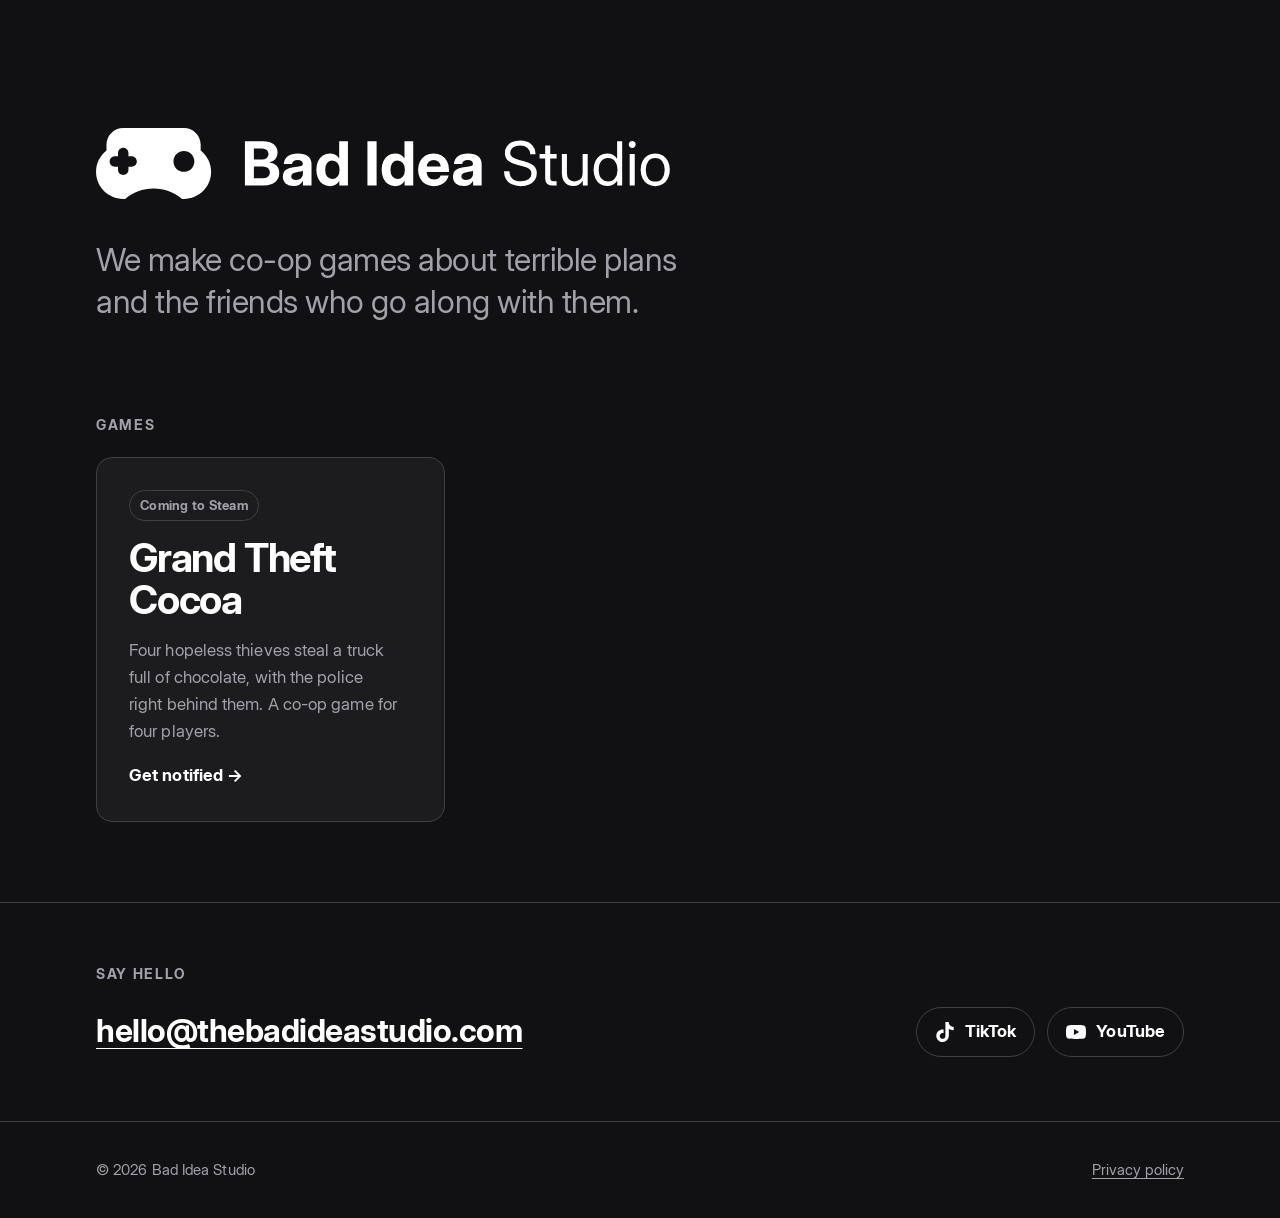
<file: index.html>
<!doctype html>
<html lang="en">
<head>
  <meta charset="utf-8">
  <meta name="viewport" content="width=device-width, initial-scale=1">
  <meta http-equiv="Content-Security-Policy" content="default-src 'none'; style-src 'self'; font-src 'self'; img-src 'self'; form-action 'none'; base-uri 'none'">
  <title>Bad Idea Studio</title>
  <meta name="description" content="Bad Idea Studio makes co-op games about terrible plans and the friends who go along with them. Now making Grand Theft Cocoa.">
  <link rel="canonical" href="https://thebadideastudio.com/">
  <meta name="theme-color" content="#111113">
  <meta name="color-scheme" content="dark">
  <link rel="icon" href="/favicon.ico" sizes="32x32">
  <link rel="icon" href="/favicon.svg" type="image/svg+xml">
  <link rel="apple-touch-icon" href="/apple-touch-icon.png">
  <link rel="preload" href="/assets/fonts/InterDisplay-Bold.woff2" as="font" type="font/woff2" crossorigin>
  <link rel="preload" href="/assets/fonts/InterDisplay-Regular.woff2" as="font" type="font/woff2" crossorigin>
  <link rel="stylesheet" href="/assets/css/site.css">
  <meta property="og:type" content="website">
  <meta property="og:site_name" content="Bad Idea Studio">
  <meta property="og:url" content="https://thebadideastudio.com/">
  <meta property="og:title" content="Bad Idea Studio">
  <meta property="og:description" content="Co-op games about terrible plans and the friends who go along with them. Now making Grand Theft Cocoa.">
  <meta property="og:image" content="https://thebadideastudio.com/assets/social/og-studio.png">
  <meta property="og:image:width" content="1200">
  <meta property="og:image:height" content="630">
  <meta property="og:image:alt" content="Bad Idea Studio logo">
  <meta name="twitter:card" content="summary_large_image">
</head>
<body>
  <a class="skip-link" href="#content">Skip to content</a>

  <main id="content">
    <section class="studio-intro page-width">
      <h1>
        <img class="studio-intro__logo" src="/assets/brand/logo-white.svg" width="340" height="42" alt="Bad Idea Studio">
      </h1>
      <p class="studio-intro__tagline">We make co-op games about terrible plans and the friends who go along with them.</p>
    </section>

    <section class="games page-width" aria-labelledby="games-title">
      <h2 class="section-title" id="games-title">Games</h2>
      <ul class="game-grid">
        <li>
          <article class="game-tile">
            <p class="game-tile__status">Coming to Steam</p>
            <h3 class="game-tile__title">
              <a class="game-tile__link" href="/grand-theft-cocoa/">Grand Theft Cocoa</a>
            </h3>
            <p class="game-tile__summary">Four hopeless thieves steal a truck full of chocolate, with the police right behind them. A co-op game for four players.</p>
            <p class="game-tile__action" aria-hidden="true">Get notified <span>&rarr;</span></p>
          </article>
        </li>
      </ul>
    </section>

    <section class="contact" aria-labelledby="contact-title">
      <div class="contact__layout page-width">
        <div>
          <h2 class="section-title" id="contact-title">Say hello</h2>
          <a class="contact__email" href="mailto:hello@thebadideastudio.com">hello@thebadideastudio.com</a>
        </div>
        <ul class="social-links" aria-label="Bad Idea Studio on social media">
          <li>
            <a href="https://www.tiktok.com/@thebadideastudio" rel="me">
              <svg viewBox="0 0 24 24" aria-hidden="true" focusable="false"><path d="M12.525.02c1.31-.02 2.61-.01 3.91-.02.08 1.53.63 3.09 1.75 4.17 1.12 1.11 2.7 1.62 4.24 1.79v4.03c-1.44-.05-2.89-.35-4.2-.97-.57-.26-1.1-.59-1.62-.93-.01 2.92.01 5.84-.02 8.75-.08 1.4-.54 2.79-1.35 3.94-1.31 1.92-3.58 3.17-5.91 3.21-1.43.08-2.86-.31-4.08-1.03-2.02-1.19-3.44-3.37-3.65-5.71-.02-.5-.03-1-.01-1.49.18-1.9 1.12-3.72 2.58-4.96 1.66-1.44 3.98-2.13 6.15-1.72.02 1.48-.04 2.96-.04 4.44-.99-.32-2.15-.23-3.02.37-.63.41-1.11 1.04-1.36 1.75-.21.51-.15 1.07-.14 1.61.24 1.64 1.82 3.02 3.5 2.87 1.12-.01 2.19-.66 2.77-1.61.19-.33.4-.67.41-1.06.1-1.79.06-3.57.07-5.36.01-4.03-.01-8.05.02-12.07z"/></svg>
              TikTok
            </a>
          </li>
          <li>
            <a href="https://www.youtube.com/@thebadideastudio" rel="me">
              <svg viewBox="0 0 24 24" aria-hidden="true" focusable="false"><path d="M23.498 6.186a3.016 3.016 0 0 0-2.122-2.136C19.505 3.545 12 3.545 12 3.545s-7.505 0-9.377.505A3.017 3.017 0 0 0 .502 6.186C0 8.07 0 12 0 12s0 3.93.502 5.814a3.016 3.016 0 0 0 2.122 2.136c1.871.505 9.376.505 9.376.505s7.505 0 9.377-.505a3.015 3.015 0 0 0 2.122-2.136C24 15.93 24 12 24 12s0-3.93-.502-5.814zM9.545 15.568V8.432L15.818 12l-6.273 3.568z"/></svg>
              YouTube
            </a>
          </li>
        </ul>
      </div>
    </section>
  </main>

  <footer class="site-footer">
    <div class="site-footer__layout page-width">
      <p>&copy; 2026 Bad Idea Studio</p>
      <ul class="site-footer__links">
        <li><a href="/privacy/">Privacy policy</a></li>
      </ul>
    </div>
  </footer>
</body>
</html>
</file>
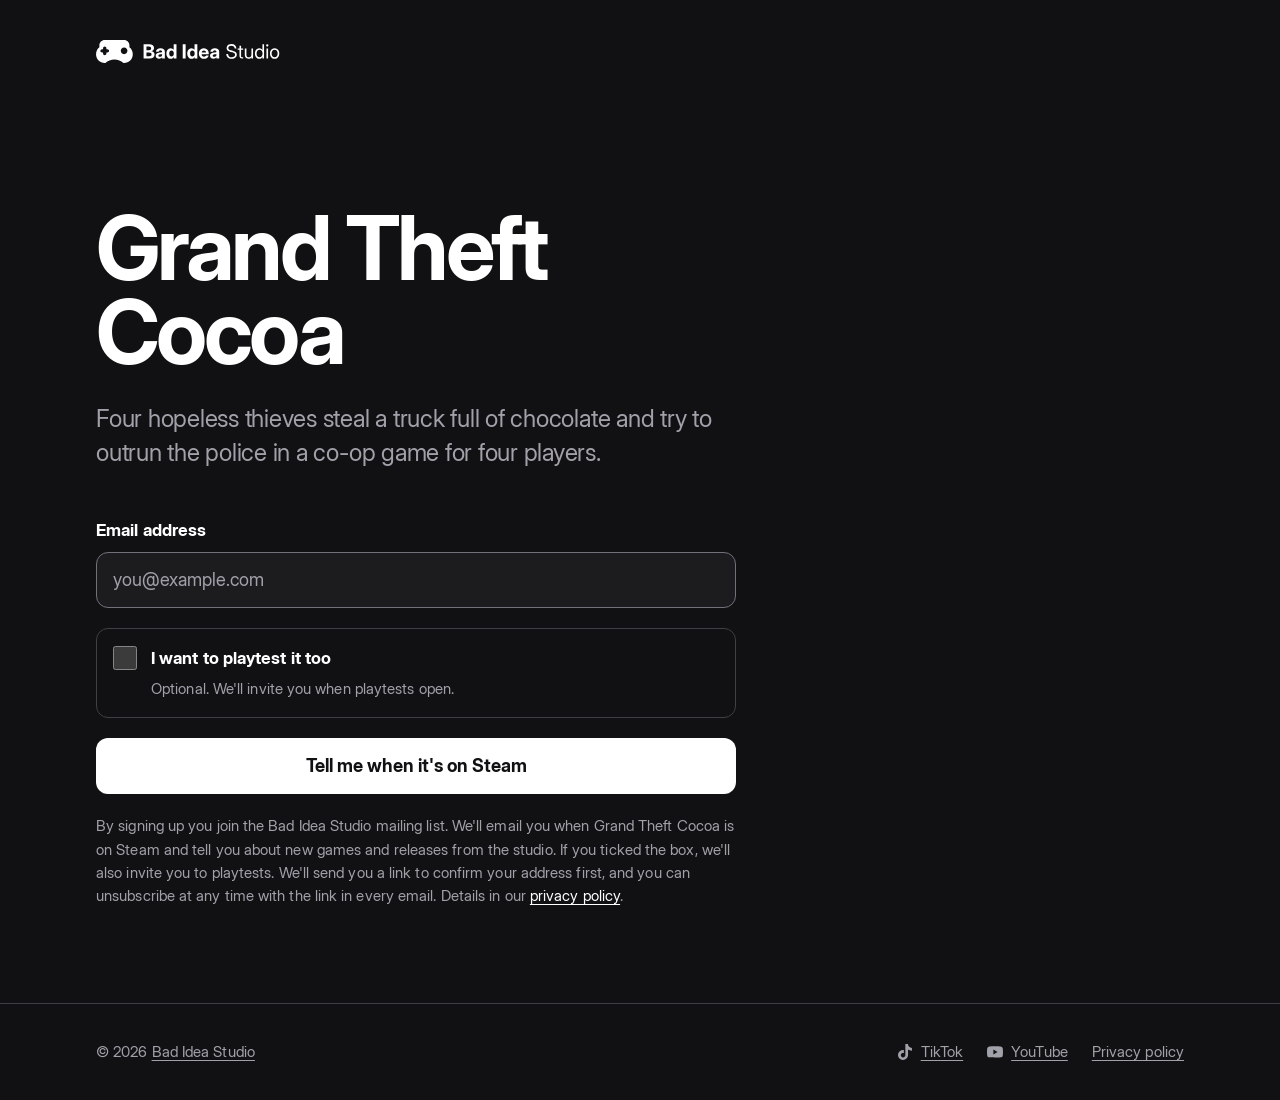
<file: grand-theft-cocoa/index.html>
<!doctype html>
<html lang="en">
<head>
  <meta charset="utf-8">
  <meta name="viewport" content="width=device-width, initial-scale=1">
  <meta http-equiv="Content-Security-Policy" content="default-src 'none'; style-src 'self'; font-src 'self'; img-src 'self'; form-action 'self' https://app.kit.com https://thebadideastudio.com; base-uri 'none'">
  <title>Grand Theft Cocoa: get notified when it's on Steam</title>
  <meta name="description" content="A co-op game for four hopeless thieves who stole a truck full of chocolate. Leave your email and we'll tell you when Grand Theft Cocoa is on Steam.">
  <link rel="canonical" href="https://thebadideastudio.com/grand-theft-cocoa/">
  <meta name="theme-color" content="#111113">
  <meta name="color-scheme" content="dark">
  <link rel="icon" href="/favicon.ico" sizes="32x32">
  <link rel="icon" href="/favicon.svg" type="image/svg+xml">
  <link rel="apple-touch-icon" href="/apple-touch-icon.png">
  <link rel="preload" href="/assets/fonts/InterDisplay-Bold.woff2" as="font" type="font/woff2" crossorigin>
  <link rel="preload" href="/assets/fonts/InterDisplay-Regular.woff2" as="font" type="font/woff2" crossorigin>
  <link rel="stylesheet" href="/assets/css/site.css">
  <meta property="og:type" content="website">
  <meta property="og:site_name" content="Bad Idea Studio">
  <meta property="og:url" content="https://thebadideastudio.com/grand-theft-cocoa/">
  <meta property="og:title" content="Grand Theft Cocoa">
  <meta property="og:description" content="Four hopeless thieves, one stolen truck full of chocolate, the police right behind them. Get an email when it's on Steam.">
  <meta property="og:image" content="https://thebadideastudio.com/assets/social/og-grand-theft-cocoa.png">
  <meta property="og:image:width" content="1200">
  <meta property="og:image:height" content="630">
  <meta property="og:image:alt" content="Grand Theft Cocoa. 4-player co-op chocolate heist. Coming to Steam.">
  <meta name="twitter:card" content="summary_large_image">
</head>
<body>
  <a class="skip-link" href="#content">Skip to content</a>

  <header class="site-header page-width">
    <a class="site-header__home" href="/">
      <img class="site-header__logo" src="/assets/brand/logo-white.svg" width="340" height="42" alt="Bad Idea Studio home">
    </a>
  </header>

  <main id="content" class="signup-page page-width">
    <div class="signup">
      <h1 class="signup__title">Grand Theft Cocoa</h1>
      <p class="signup__lead">Four hopeless thieves steal a truck full of chocolate and try to outrun the police in a co-op game for four players.</p>

      <form class="signup-form" action="https://app.kit.com/forms/10065438/subscriptions" method="post" accept-charset="UTF-8">
        <input type="hidden" name="tags[]" value="24777480">
        <div class="signup-form__field">
          <label class="signup-form__label" for="signup-email">Email address</label>
          <input class="signup-form__input" id="signup-email" name="email_address" type="email" autocomplete="email" inputmode="email" autocapitalize="off" spellcheck="false" placeholder="you@example.com" required>
        </div>

        <label class="signup-form__choice">
          <input class="signup-form__checkbox" name="fields[playtest]" type="checkbox" value="yes" aria-labelledby="signup-playtest-label" aria-describedby="signup-playtest-hint">
          <span class="signup-form__choice-text" id="signup-playtest-label">I want to playtest it too</span>
          <span class="signup-form__choice-hint" id="signup-playtest-hint">Optional. We'll invite you when playtests open.</span>
        </label>

        <button class="signup-form__submit" type="submit">Tell me when it's on Steam</button>

        <p class="signup-form__consent">By signing up you join the Bad Idea Studio mailing list. We'll email you when Grand Theft Cocoa is on Steam and tell you about new games and releases from the studio. If you ticked the box, we'll also invite you to playtests. We'll send you a link to confirm your address first, and you can unsubscribe at any time with the link in every email. Details in our <a href="/privacy/">privacy policy</a>.</p>
      </form>
    </div>
  </main>

  <footer class="site-footer">
    <div class="site-footer__layout page-width">
      <p>&copy; 2026 <a href="/">Bad Idea Studio</a></p>
      <ul class="site-footer__links">
        <li><a class="site-footer__social" href="https://www.tiktok.com/@thebadideastudio" rel="me"><svg viewBox="0 0 24 24" aria-hidden="true" focusable="false"><path d="M12.525.02c1.31-.02 2.61-.01 3.91-.02.08 1.53.63 3.09 1.75 4.17 1.12 1.11 2.7 1.62 4.24 1.79v4.03c-1.44-.05-2.89-.35-4.2-.97-.57-.26-1.1-.59-1.62-.93-.01 2.92.01 5.84-.02 8.75-.08 1.4-.54 2.79-1.35 3.94-1.31 1.92-3.58 3.17-5.91 3.21-1.43.08-2.86-.31-4.08-1.03-2.02-1.19-3.44-3.37-3.65-5.71-.02-.5-.03-1-.01-1.49.18-1.9 1.12-3.72 2.58-4.96 1.66-1.44 3.98-2.13 6.15-1.72.02 1.48-.04 2.96-.04 4.44-.99-.32-2.15-.23-3.02.37-.63.41-1.11 1.04-1.36 1.75-.21.51-.15 1.07-.14 1.61.24 1.64 1.82 3.02 3.5 2.87 1.12-.01 2.19-.66 2.77-1.61.19-.33.4-.67.41-1.06.1-1.79.06-3.57.07-5.36.01-4.03-.01-8.05.02-12.07z"/></svg>TikTok</a></li>
        <li><a class="site-footer__social" href="https://www.youtube.com/@thebadideastudio" rel="me"><svg viewBox="0 0 24 24" aria-hidden="true" focusable="false"><path d="M23.498 6.186a3.016 3.016 0 0 0-2.122-2.136C19.505 3.545 12 3.545 12 3.545s-7.505 0-9.377.505A3.017 3.017 0 0 0 .502 6.186C0 8.07 0 12 0 12s0 3.93.502 5.814a3.016 3.016 0 0 0 2.122 2.136c1.871.505 9.376.505 9.376.505s7.505 0 9.377-.505a3.015 3.015 0 0 0 2.122-2.136C24 15.93 24 12 24 12s0-3.93-.502-5.814zM9.545 15.568V8.432L15.818 12l-6.273 3.568z"/></svg>YouTube</a></li>
        <li><a href="/privacy/">Privacy policy</a></li>
      </ul>
    </div>
  </footer>
</body>
</html>
</file>
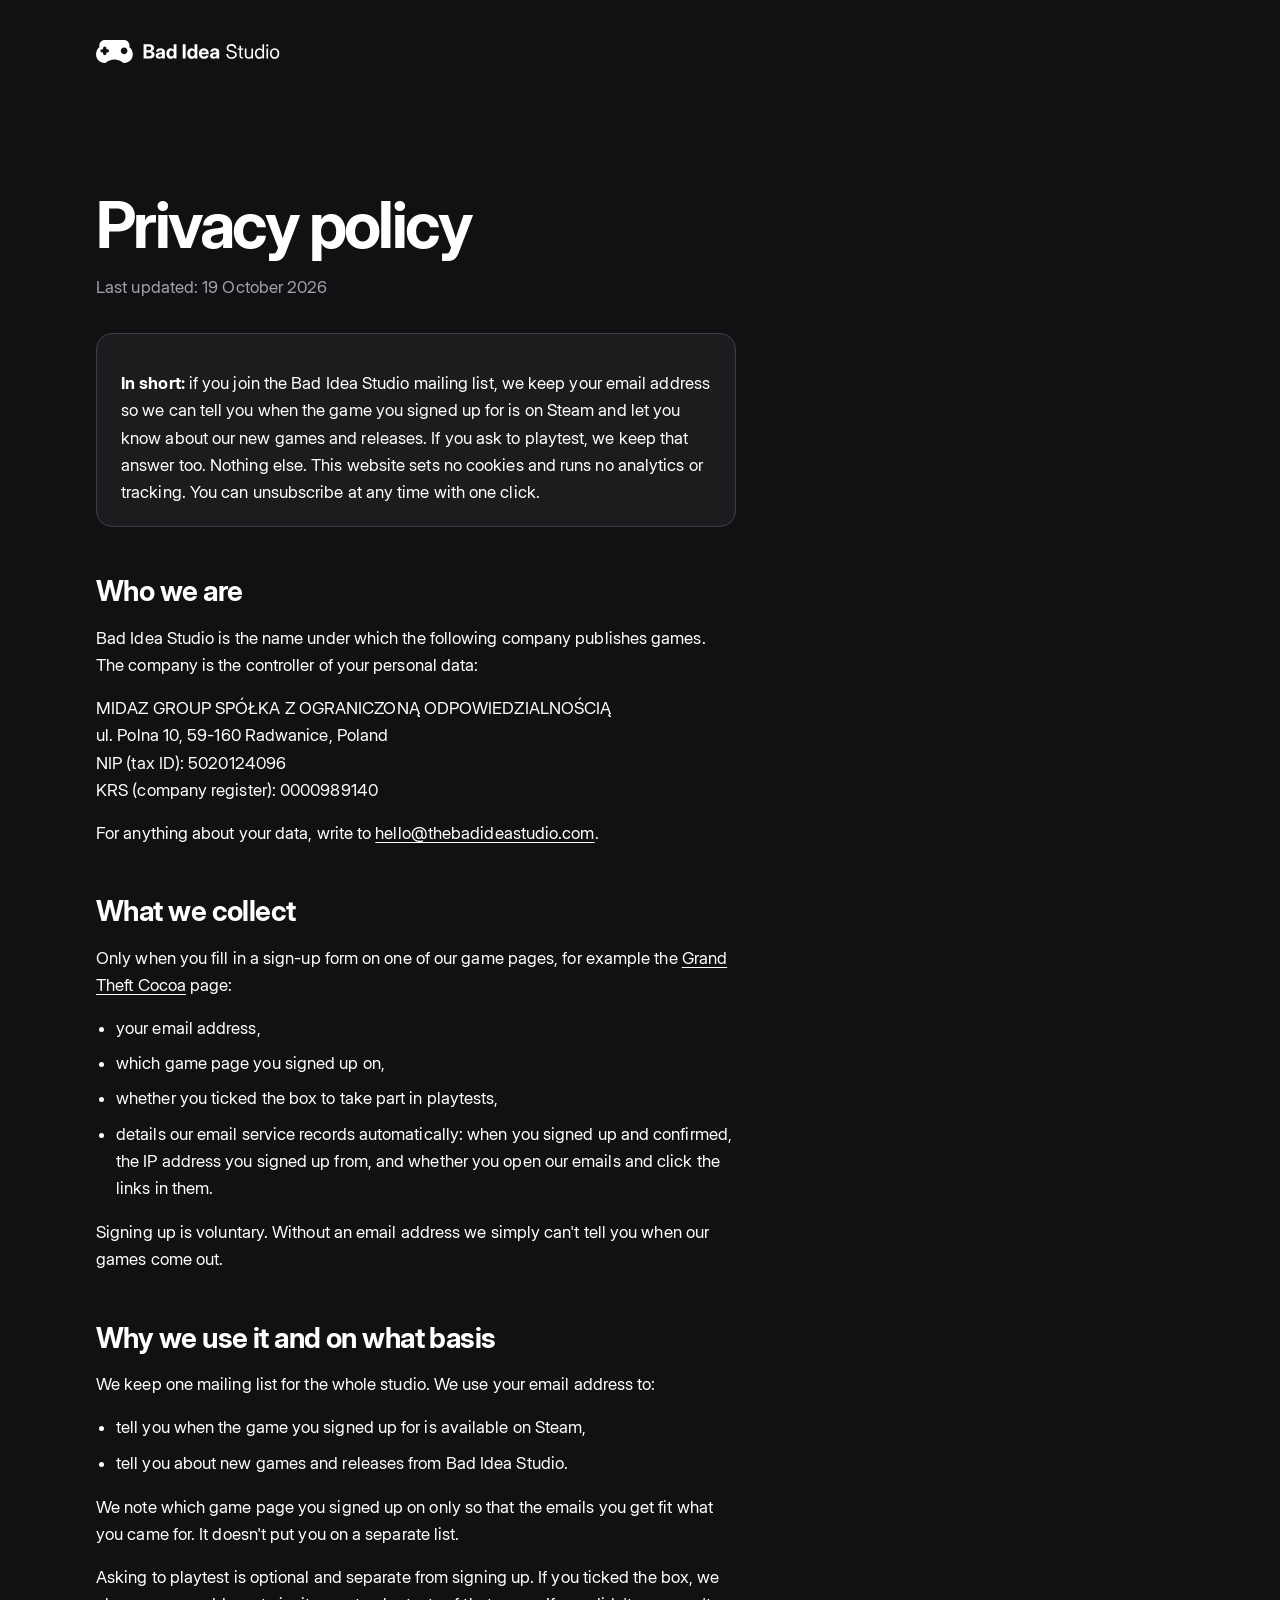
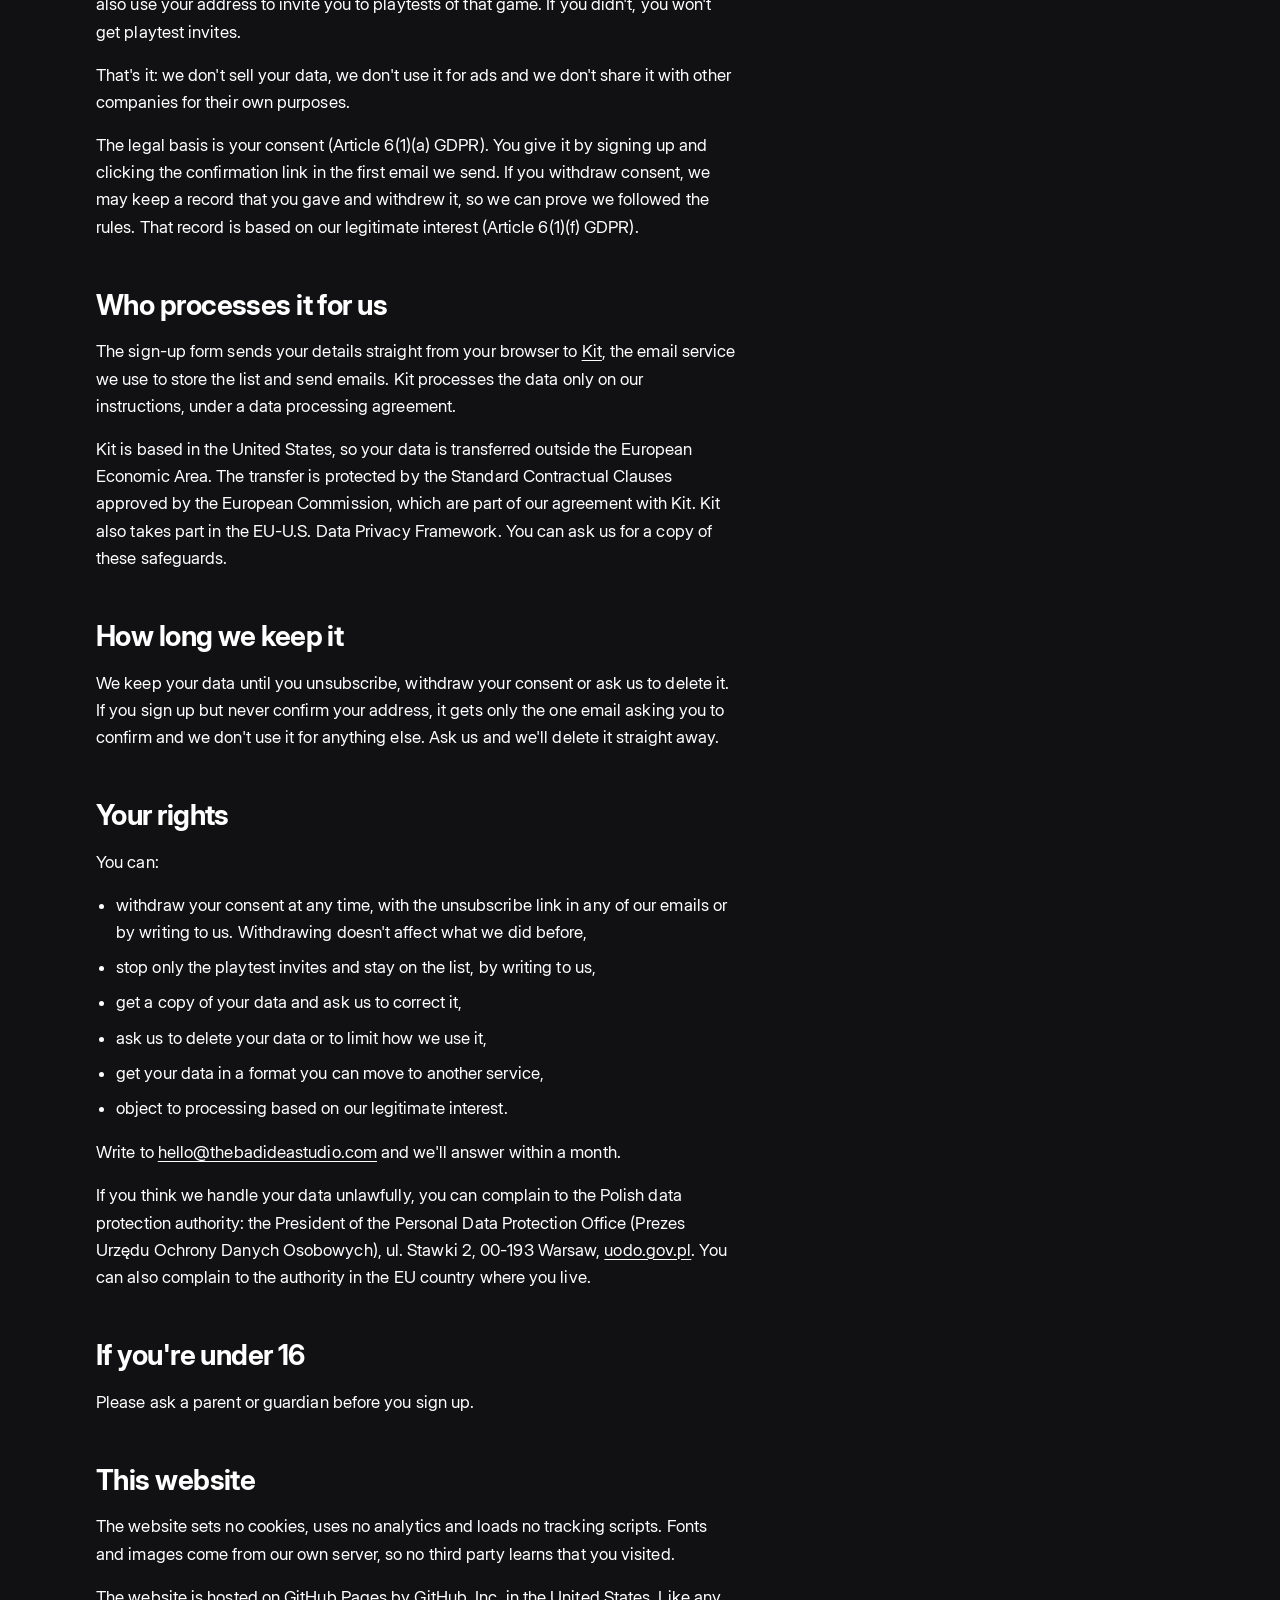
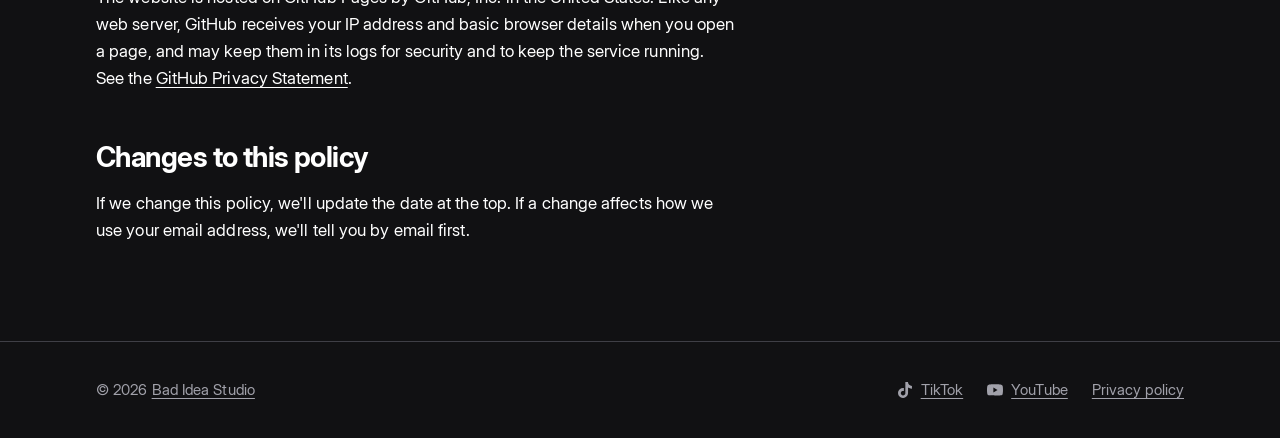
<file: privacy/index.html>
<!doctype html>
<html lang="en">
<head>
  <meta charset="utf-8">
  <meta name="viewport" content="width=device-width, initial-scale=1">
  <meta http-equiv="Content-Security-Policy" content="default-src 'none'; style-src 'self'; font-src 'self'; img-src 'self'; form-action 'none'; base-uri 'none'">
  <title>Privacy policy: Bad Idea Studio</title>
  <meta name="description" content="What data Bad Idea Studio collects when you join our mailing list, why, who processes it and how to get it deleted.">
  <link rel="canonical" href="https://thebadideastudio.com/privacy/">
  <meta name="theme-color" content="#111113">
  <meta name="color-scheme" content="dark">
  <link rel="icon" href="/favicon.ico" sizes="32x32">
  <link rel="icon" href="/favicon.svg" type="image/svg+xml">
  <link rel="apple-touch-icon" href="/apple-touch-icon.png">
  <link rel="preload" href="/assets/fonts/InterDisplay-Bold.woff2" as="font" type="font/woff2" crossorigin>
  <link rel="preload" href="/assets/fonts/InterDisplay-Regular.woff2" as="font" type="font/woff2" crossorigin>
  <link rel="stylesheet" href="/assets/css/site.css">
  <meta property="og:type" content="website">
  <meta property="og:site_name" content="Bad Idea Studio">
  <meta property="og:url" content="https://thebadideastudio.com/privacy/">
  <meta property="og:title" content="Privacy policy: Bad Idea Studio">
  <meta property="og:description" content="What data we collect when you join the Bad Idea Studio mailing list, why, and how to get it deleted.">
  <meta property="og:image" content="https://thebadideastudio.com/assets/social/og-studio.png">
  <meta property="og:image:width" content="1200">
  <meta property="og:image:height" content="630">
  <meta property="og:image:alt" content="Bad Idea Studio logo">
  <meta name="twitter:card" content="summary_large_image">
</head>
<body>
  <a class="skip-link" href="#content">Skip to content</a>

  <header class="site-header page-width">
    <a class="site-header__home" href="/">
      <img class="site-header__logo" src="/assets/brand/logo-white.svg" width="340" height="42" alt="Bad Idea Studio home">
    </a>
  </header>

  <main id="content" class="page-width">
    <article class="legal">
      <h1 class="legal__title">Privacy policy</h1>
      <p class="legal__updated">Last updated: 19 October 2026</p>

      <div class="legal__summary">
        <p><strong>In short:</strong> if you join the Bad Idea Studio mailing list, we keep your email address so we can tell you when the game you signed up for is on Steam and let you know about our new games and releases. If you ask to playtest, we keep that answer too. Nothing else. This website sets no cookies and runs no analytics or tracking. You can unsubscribe at any time with one click.</p>
      </div>

      <h2>Who we are</h2>
      <p>Bad Idea Studio is the name under which the following company publishes games. The company is the controller of your personal data:</p>
      <address>
        MIDAZ GROUP SPÓŁKA Z OGRANICZONĄ ODPOWIEDZIALNOŚCIĄ<br>
        ul. Polna 10, 59-160 Radwanice, Poland<br>
        NIP (tax ID): 5020124096<br>
        KRS (company register): 0000989140
      </address>
      <p>For anything about your data, write to <a href="mailto:hello@thebadideastudio.com">hello@thebadideastudio.com</a>.</p>

      <h2>What we collect</h2>
      <p>Only when you fill in a sign-up form on one of our game pages, for example the <a href="/grand-theft-cocoa/">Grand Theft Cocoa</a> page:</p>
      <ul>
        <li>your email address,</li>
        <li>which game page you signed up on,</li>
        <li>whether you ticked the box to take part in playtests,</li>
        <li>details our email service records automatically: when you signed up and confirmed, the IP address you signed up from, and whether you open our emails and click the links in them.</li>
      </ul>
      <p>Signing up is voluntary. Without an email address we simply can't tell you when our games come out.</p>

      <h2>Why we use it and on what basis</h2>
      <p>We keep one mailing list for the whole studio. We use your email address to:</p>
      <ul>
        <li>tell you when the game you signed up for is available on Steam,</li>
        <li>tell you about new games and releases from Bad Idea Studio.</li>
      </ul>
      <p>We note which game page you signed up on only so that the emails you get fit what you came for. It doesn't put you on a separate list.</p>
      <p>Asking to playtest is optional and separate from signing up. If you ticked the box, we also use your address to invite you to playtests of that game. If you didn't, you won't get playtest invites.</p>
      <p>That's it: we don't sell your data, we don't use it for ads and we don't share it with other companies for their own purposes.</p>
      <p>The legal basis is your consent (Article 6(1)(a) GDPR). You give it by signing up and clicking the confirmation link in the first email we send. If you withdraw consent, we may keep a record that you gave and withdrew it, so we can prove we followed the rules. That record is based on our legitimate interest (Article 6(1)(f) GDPR).</p>

      <h2>Who processes it for us</h2>
      <p>The sign-up form sends your details straight from your browser to <a href="https://kit.com">Kit</a>, the email service we use to store the list and send emails. Kit processes the data only on our instructions, under a data processing agreement.</p>
      <p>Kit is based in the United States, so your data is transferred outside the European Economic Area. The transfer is protected by the Standard Contractual Clauses approved by the European Commission, which are part of our agreement with Kit. Kit also takes part in the EU-U.S. Data Privacy Framework. You can ask us for a copy of these safeguards.</p>

      <h2>How long we keep it</h2>
      <p>We keep your data until you unsubscribe, withdraw your consent or ask us to delete it. If you sign up but never confirm your address, it gets only the one email asking you to confirm and we don't use it for anything else. Ask us and we'll delete it straight away.</p>

      <h2>Your rights</h2>
      <p>You can:</p>
      <ul>
        <li>withdraw your consent at any time, with the unsubscribe link in any of our emails or by writing to us. Withdrawing doesn't affect what we did before,</li>
        <li>stop only the playtest invites and stay on the list, by writing to us,</li>
        <li>get a copy of your data and ask us to correct it,</li>
        <li>ask us to delete your data or to limit how we use it,</li>
        <li>get your data in a format you can move to another service,</li>
        <li>object to processing based on our legitimate interest.</li>
      </ul>
      <p>Write to <a href="mailto:hello@thebadideastudio.com">hello@thebadideastudio.com</a> and we'll answer within a month.</p>
      <p>If you think we handle your data unlawfully, you can complain to the Polish data protection authority: the President of the Personal Data Protection Office (Prezes Urzędu Ochrony Danych Osobowych), ul. Stawki 2, 00-193 Warsaw, <a href="https://uodo.gov.pl/en">uodo.gov.pl</a>. You can also complain to the authority in the EU country where you live.</p>

      <h2>If you're under 16</h2>
      <p>Please ask a parent or guardian before you sign up.</p>

      <h2>This website</h2>
      <p>The website sets no cookies, uses no analytics and loads no tracking scripts. Fonts and images come from our own server, so no third party learns that you visited.</p>
      <p>The website is hosted on GitHub Pages by GitHub, Inc. in the United States. Like any web server, GitHub receives your IP address and basic browser details when you open a page, and may keep them in its logs for security and to keep the service running. See the <a href="https://docs.github.com/en/site-policy/privacy-policies/github-general-privacy-statement">GitHub Privacy Statement</a>.</p>

      <h2>Changes to this policy</h2>
      <p>If we change this policy, we'll update the date at the top. If a change affects how we use your email address, we'll tell you by email first.</p>
    </article>
  </main>

  <footer class="site-footer">
    <div class="site-footer__layout page-width">
      <p>&copy; 2026 <a href="/">Bad Idea Studio</a></p>
      <ul class="site-footer__links">
        <li><a class="site-footer__social" href="https://www.tiktok.com/@thebadideastudio" rel="me"><svg viewBox="0 0 24 24" aria-hidden="true" focusable="false"><path d="M12.525.02c1.31-.02 2.61-.01 3.91-.02.08 1.53.63 3.09 1.75 4.17 1.12 1.11 2.7 1.62 4.24 1.79v4.03c-1.44-.05-2.89-.35-4.2-.97-.57-.26-1.1-.59-1.62-.93-.01 2.92.01 5.84-.02 8.75-.08 1.4-.54 2.79-1.35 3.94-1.31 1.92-3.58 3.17-5.91 3.21-1.43.08-2.86-.31-4.08-1.03-2.02-1.19-3.44-3.37-3.65-5.71-.02-.5-.03-1-.01-1.49.18-1.9 1.12-3.72 2.58-4.96 1.66-1.44 3.98-2.13 6.15-1.72.02 1.48-.04 2.96-.04 4.44-.99-.32-2.15-.23-3.02.37-.63.41-1.11 1.04-1.36 1.75-.21.51-.15 1.07-.14 1.61.24 1.64 1.82 3.02 3.5 2.87 1.12-.01 2.19-.66 2.77-1.61.19-.33.4-.67.41-1.06.1-1.79.06-3.57.07-5.36.01-4.03-.01-8.05.02-12.07z"/></svg>TikTok</a></li>
        <li><a class="site-footer__social" href="https://www.youtube.com/@thebadideastudio" rel="me"><svg viewBox="0 0 24 24" aria-hidden="true" focusable="false"><path d="M23.498 6.186a3.016 3.016 0 0 0-2.122-2.136C19.505 3.545 12 3.545 12 3.545s-7.505 0-9.377.505A3.017 3.017 0 0 0 .502 6.186C0 8.07 0 12 0 12s0 3.93.502 5.814a3.016 3.016 0 0 0 2.122 2.136c1.871.505 9.376.505 9.376.505s7.505 0 9.377-.505a3.015 3.015 0 0 0 2.122-2.136C24 15.93 24 12 24 12s0-3.93-.502-5.814zM9.545 15.568V8.432L15.818 12l-6.273 3.568z"/></svg>YouTube</a></li>
        <li><a href="/privacy/" aria-current="page">Privacy policy</a></li>
      </ul>
    </div>
  </footer>
</body>
</html>
</file>
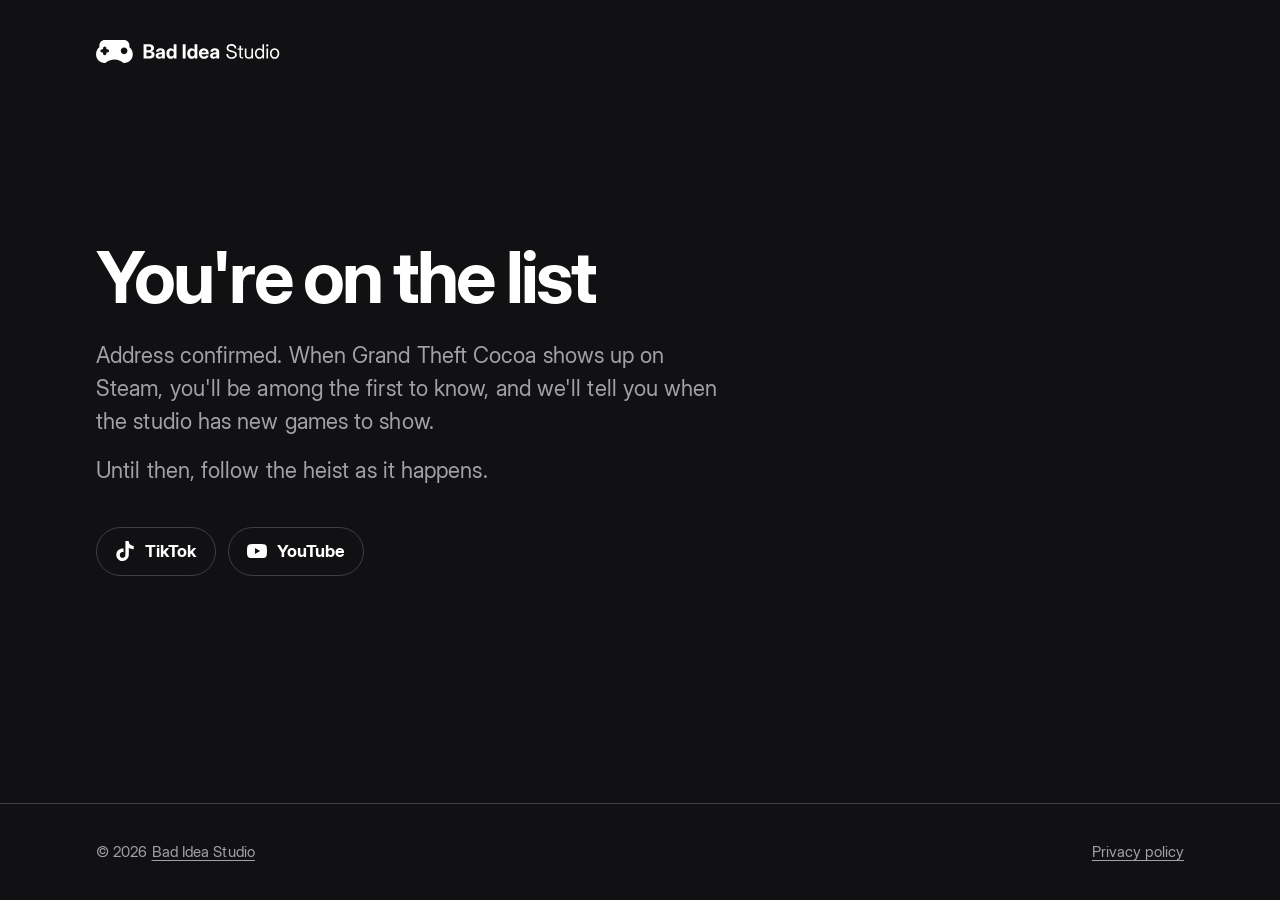
<file: grand-theft-cocoa/confirmed/index.html>
<!doctype html>
<html lang="en">
<head>
  <meta charset="utf-8">
  <meta name="viewport" content="width=device-width, initial-scale=1">
  <meta http-equiv="Content-Security-Policy" content="default-src 'none'; style-src 'self'; font-src 'self'; img-src 'self'; form-action 'none'; base-uri 'none'">
  <title>You're on the list: Grand Theft Cocoa</title>
  <meta name="description" content="Your sign-up is confirmed. We'll email you when Grand Theft Cocoa is on Steam and when the studio has new games to show.">
  <meta name="robots" content="noindex">
  <link rel="canonical" href="https://thebadideastudio.com/grand-theft-cocoa/confirmed/">
  <meta name="theme-color" content="#111113">
  <meta name="color-scheme" content="dark">
  <link rel="icon" href="/favicon.ico" sizes="32x32">
  <link rel="icon" href="/favicon.svg" type="image/svg+xml">
  <link rel="apple-touch-icon" href="/apple-touch-icon.png">
  <link rel="stylesheet" href="/assets/css/site.css">
  <meta property="og:type" content="website">
  <meta property="og:site_name" content="Bad Idea Studio">
  <meta property="og:url" content="https://thebadideastudio.com/grand-theft-cocoa/">
  <meta property="og:title" content="Grand Theft Cocoa">
  <meta property="og:description" content="Four hopeless thieves, one stolen truck full of chocolate, the police right behind them. Get an email when it's on Steam.">
  <meta property="og:image" content="https://thebadideastudio.com/assets/social/og-grand-theft-cocoa.png">
  <meta property="og:image:width" content="1200">
  <meta property="og:image:height" content="630">
  <meta property="og:image:alt" content="Grand Theft Cocoa. 4-player co-op chocolate heist. Coming to Steam.">
  <meta name="twitter:card" content="summary_large_image">
</head>
<body>
  <a class="skip-link" href="#content">Skip to content</a>

  <header class="site-header page-width">
    <a class="site-header__home" href="/">
      <img class="site-header__logo" src="/assets/brand/logo-white.svg" width="340" height="42" alt="Bad Idea Studio home">
    </a>
  </header>

  <main id="content" class="message-page page-width">
    <div class="message">
      <h1 class="message__title">You're on the list</h1>
      <p class="message__body">Address confirmed. When Grand Theft Cocoa shows up on Steam, you'll be among the first to know, and we'll tell you when the studio has new games to show.</p>
      <p class="message__body">Until then, follow the heist as it happens.</p>
      <ul class="social-links message__actions" aria-label="Bad Idea Studio on social media">
        <li><a href="https://www.tiktok.com/@thebadideastudio" rel="me"><svg viewBox="0 0 24 24" aria-hidden="true" focusable="false"><path d="M12.525.02c1.31-.02 2.61-.01 3.91-.02.08 1.53.63 3.09 1.75 4.17 1.12 1.11 2.7 1.62 4.24 1.79v4.03c-1.44-.05-2.89-.35-4.2-.97-.57-.26-1.1-.59-1.62-.93-.01 2.92.01 5.84-.02 8.75-.08 1.4-.54 2.79-1.35 3.94-1.31 1.92-3.58 3.17-5.91 3.21-1.43.08-2.86-.31-4.08-1.03-2.02-1.19-3.44-3.37-3.65-5.71-.02-.5-.03-1-.01-1.49.18-1.9 1.12-3.72 2.58-4.96 1.66-1.44 3.98-2.13 6.15-1.72.02 1.48-.04 2.96-.04 4.44-.99-.32-2.15-.23-3.02.37-.63.41-1.11 1.04-1.36 1.75-.21.51-.15 1.07-.14 1.61.24 1.64 1.82 3.02 3.5 2.87 1.12-.01 2.19-.66 2.77-1.61.19-.33.4-.67.41-1.06.1-1.79.06-3.57.07-5.36.01-4.03-.01-8.05.02-12.07z"/></svg>TikTok</a></li>
        <li><a href="https://www.youtube.com/@thebadideastudio" rel="me"><svg viewBox="0 0 24 24" aria-hidden="true" focusable="false"><path d="M23.498 6.186a3.016 3.016 0 0 0-2.122-2.136C19.505 3.545 12 3.545 12 3.545s-7.505 0-9.377.505A3.017 3.017 0 0 0 .502 6.186C0 8.07 0 12 0 12s0 3.93.502 5.814a3.016 3.016 0 0 0 2.122 2.136c1.871.505 9.376.505 9.376.505s7.505 0 9.377-.505a3.015 3.015 0 0 0 2.122-2.136C24 15.93 24 12 24 12s0-3.93-.502-5.814zM9.545 15.568V8.432L15.818 12l-6.273 3.568z"/></svg>YouTube</a></li>
      </ul>
    </div>
  </main>

  <footer class="site-footer">
    <div class="site-footer__layout page-width">
      <p>&copy; 2026 <a href="/">Bad Idea Studio</a></p>
      <ul class="site-footer__links">
        <li><a href="/privacy/">Privacy policy</a></li>
      </ul>
    </div>
  </footer>
</body>
</html>
</file>
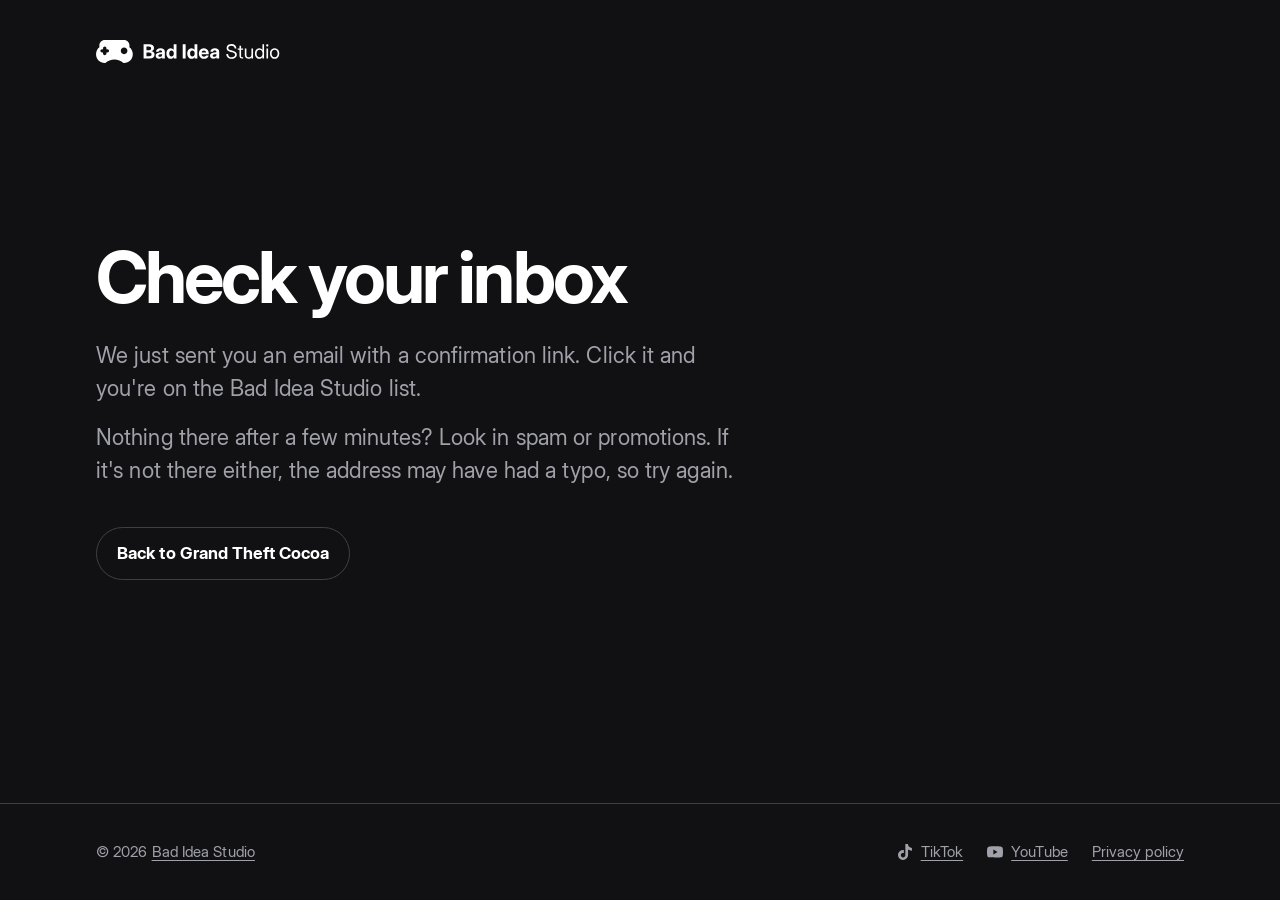
<file: grand-theft-cocoa/thanks/index.html>
<!doctype html>
<html lang="en">
<head>
  <meta charset="utf-8">
  <meta name="viewport" content="width=device-width, initial-scale=1">
  <meta http-equiv="Content-Security-Policy" content="default-src 'none'; style-src 'self'; font-src 'self'; img-src 'self'; form-action 'none'; base-uri 'none'">
  <title>Check your inbox: Grand Theft Cocoa</title>
  <meta name="description" content="One more step: click the link in the email we just sent to confirm your sign-up to the Bad Idea Studio mailing list.">
  <meta name="robots" content="noindex">
  <link rel="canonical" href="https://thebadideastudio.com/grand-theft-cocoa/thanks/">
  <meta name="theme-color" content="#111113">
  <meta name="color-scheme" content="dark">
  <link rel="icon" href="/favicon.ico" sizes="32x32">
  <link rel="icon" href="/favicon.svg" type="image/svg+xml">
  <link rel="apple-touch-icon" href="/apple-touch-icon.png">
  <link rel="stylesheet" href="/assets/css/site.css">
  <meta property="og:type" content="website">
  <meta property="og:site_name" content="Bad Idea Studio">
  <meta property="og:url" content="https://thebadideastudio.com/grand-theft-cocoa/">
  <meta property="og:title" content="Grand Theft Cocoa">
  <meta property="og:description" content="Four hopeless thieves, one stolen truck full of chocolate, the police right behind them. Get an email when it's on Steam.">
  <meta property="og:image" content="https://thebadideastudio.com/assets/social/og-grand-theft-cocoa.png">
  <meta property="og:image:width" content="1200">
  <meta property="og:image:height" content="630">
  <meta property="og:image:alt" content="Grand Theft Cocoa. 4-player co-op chocolate heist. Coming to Steam.">
  <meta name="twitter:card" content="summary_large_image">
</head>
<body>
  <a class="skip-link" href="#content">Skip to content</a>

  <header class="site-header page-width">
    <a class="site-header__home" href="/">
      <img class="site-header__logo" src="/assets/brand/logo-white.svg" width="340" height="42" alt="Bad Idea Studio home">
    </a>
  </header>

  <main id="content" class="message-page page-width">
    <div class="message">
      <h1 class="message__title">Check your inbox</h1>
      <p class="message__body">We just sent you an email with a confirmation link. Click it and you're on the Bad Idea Studio list.</p>
      <p class="message__body">Nothing there after a few minutes? Look in spam or promotions. If it's not there either, the address may have had a typo, so try again.</p>
      <p class="message__actions"><a class="button-link" href="/grand-theft-cocoa/">Back to Grand Theft Cocoa</a></p>
    </div>
  </main>

  <footer class="site-footer">
    <div class="site-footer__layout page-width">
      <p>&copy; 2026 <a href="/">Bad Idea Studio</a></p>
      <ul class="site-footer__links">
        <li><a class="site-footer__social" href="https://www.tiktok.com/@thebadideastudio" rel="me"><svg viewBox="0 0 24 24" aria-hidden="true" focusable="false"><path d="M12.525.02c1.31-.02 2.61-.01 3.91-.02.08 1.53.63 3.09 1.75 4.17 1.12 1.11 2.7 1.62 4.24 1.79v4.03c-1.44-.05-2.89-.35-4.2-.97-.57-.26-1.1-.59-1.62-.93-.01 2.92.01 5.84-.02 8.75-.08 1.4-.54 2.79-1.35 3.94-1.31 1.92-3.58 3.17-5.91 3.21-1.43.08-2.86-.31-4.08-1.03-2.02-1.19-3.44-3.37-3.65-5.71-.02-.5-.03-1-.01-1.49.18-1.9 1.12-3.72 2.58-4.96 1.66-1.44 3.98-2.13 6.15-1.72.02 1.48-.04 2.96-.04 4.44-.99-.32-2.15-.23-3.02.37-.63.41-1.11 1.04-1.36 1.75-.21.51-.15 1.07-.14 1.61.24 1.64 1.82 3.02 3.5 2.87 1.12-.01 2.19-.66 2.77-1.61.19-.33.4-.67.41-1.06.1-1.79.06-3.57.07-5.36.01-4.03-.01-8.05.02-12.07z"/></svg>TikTok</a></li>
        <li><a class="site-footer__social" href="https://www.youtube.com/@thebadideastudio" rel="me"><svg viewBox="0 0 24 24" aria-hidden="true" focusable="false"><path d="M23.498 6.186a3.016 3.016 0 0 0-2.122-2.136C19.505 3.545 12 3.545 12 3.545s-7.505 0-9.377.505A3.017 3.017 0 0 0 .502 6.186C0 8.07 0 12 0 12s0 3.93.502 5.814a3.016 3.016 0 0 0 2.122 2.136c1.871.505 9.376.505 9.376.505s7.505 0 9.377-.505a3.015 3.015 0 0 0 2.122-2.136C24 15.93 24 12 24 12s0-3.93-.502-5.814zM9.545 15.568V8.432L15.818 12l-6.273 3.568z"/></svg>YouTube</a></li>
        <li><a href="/privacy/">Privacy policy</a></li>
      </ul>
    </div>
  </footer>
</body>
</html>
</file>
<file: assets/css/site.css>
@font-face {
  font-family: "Inter Display";
  src: url("../fonts/InterDisplay-Regular.woff2") format("woff2");
  font-weight: 400;
  font-style: normal;
  font-display: swap;
}

@font-face {
  font-family: "Inter Display";
  src: url("../fonts/InterDisplay-Bold.woff2") format("woff2");
  font-weight: 700;
  font-style: normal;
  font-display: swap;
}

:root {
  --ink: #111113;
  --white: #ffffff;
  --muted: #a1a1aa;
  --line: #3f3f46;
  --field-border: #71717a;
  --surface: #1c1c1f;
  --error: #ffb4ab;
  --page-width: 68rem;
  --text-width: 40rem;
  --gutter: clamp(1.25rem, 5vw, 3rem);
  --radius: 1rem;
  color-scheme: dark;
}

*,
*::before,
*::after {
  box-sizing: border-box;
}

html {
  -webkit-text-size-adjust: 100%;
  text-size-adjust: 100%;
}

body {
  margin: 0;
  min-height: 100vh;
  min-height: 100svh;
  display: flex;
  flex-direction: column;
  background: var(--ink);
  color: var(--white);
  font-family: "Inter Display", system-ui, -apple-system, "Segoe UI", Roboto, sans-serif;
  font-size: 1.0625rem;
  line-height: 1.6;
  letter-spacing: 0.005em;
  -webkit-font-smoothing: antialiased;
  -moz-osx-font-smoothing: grayscale;
}

img,
svg {
  display: block;
  max-width: 100%;
}

h1,
h2,
h3 {
  margin: 0;
  font-weight: 700;
  line-height: 1.05;
  letter-spacing: -0.03em;
  text-wrap: balance;
}

p {
  margin: 0;
  text-wrap: pretty;
}

a {
  color: inherit;
  text-decoration-thickness: 1px;
  text-underline-offset: 0.2em;
}

a:hover {
  text-decoration-thickness: 2px;
}

:focus-visible {
  outline: 3px solid var(--white);
  outline-offset: 3px;
  border-radius: 0.25rem;
}

.skip-link {
  position: absolute;
  top: 0.75rem;
  left: 0.75rem;
  z-index: 10;
  padding: 0.625rem 1rem;
  border-radius: 0.5rem;
  background: var(--white);
  color: var(--ink);
  font-weight: 700;
  text-decoration: none;
  transform: translateY(-200%);
}

.skip-link:focus-visible {
  transform: none;
  outline-color: var(--white);
}

.visually-hidden {
  position: absolute;
  width: 1px;
  height: 1px;
  margin: -1px;
  padding: 0;
  overflow: hidden;
  clip: rect(0 0 0 0);
  white-space: nowrap;
  border: 0;
}

.page-width {
  width: 100%;
  max-width: calc(var(--page-width) + 2 * var(--gutter));
  margin-inline: auto;
  padding-inline: var(--gutter);
}

.site-header {
  padding-block: clamp(1.5rem, 4vw, 2.5rem);
}

.site-header__home {
  display: inline-block;
  border-radius: 0.5rem;
}

.site-header__logo {
  width: 11.5rem;
  height: auto;
}

main {
  flex: 1;
}

.studio-intro {
  padding-block: clamp(3rem, 12vw, 8rem) clamp(3rem, 8vw, 5rem);
}

.studio-intro__logo {
  width: min(100%, 36rem);
  height: auto;
}

.studio-intro__tagline {
  max-width: 30ch;
  margin-top: clamp(1.5rem, 4vw, 2.5rem);
  color: var(--muted);
  font-size: clamp(1.375rem, 4vw, 2rem);
  line-height: 1.3;
  letter-spacing: -0.015em;
}

.section-title {
  margin-bottom: 1.5rem;
  color: var(--muted);
  font-size: 0.875rem;
  font-weight: 700;
  letter-spacing: 0.12em;
  text-transform: uppercase;
}

.games {
  padding-block: 1rem clamp(3rem, 8vw, 5rem);
}

.game-grid {
  display: grid;
  grid-template-columns: repeat(auto-fill, minmax(min(100%, 20rem), 1fr));
  gap: 1.25rem;
  margin: 0;
  padding: 0;
  list-style: none;
}

.game-tile {
  position: relative;
  display: flex;
  flex-direction: column;
  gap: 1rem;
  height: 100%;
  min-height: 18rem;
  padding: clamp(1.5rem, 4vw, 2rem);
  border: 1px solid var(--line);
  border-radius: var(--radius);
  background: var(--surface);
  transition: border-color 160ms ease, transform 160ms ease;
}

.game-tile:hover,
.game-tile:focus-within {
  border-color: var(--white);
}

.game-tile:hover {
  transform: translateY(-2px);
}

.game-tile__status {
  align-self: flex-start;
  padding: 0.25rem 0.625rem;
  border: 1px solid var(--line);
  border-radius: 999px;
  color: var(--muted);
  font-size: 0.8125rem;
  font-weight: 700;
  letter-spacing: 0.02em;
}

.game-tile__title {
  font-size: clamp(2rem, 6vw, 2.5rem);
}

.game-tile__link {
  text-decoration: none;
}

.game-tile__link::after {
  content: "";
  position: absolute;
  inset: 0;
  border-radius: var(--radius);
}

.game-tile__link:focus-visible {
  outline: none;
}

.game-tile__link:focus-visible::after {
  outline: 3px solid var(--white);
  outline-offset: 3px;
}

.game-tile__summary {
  color: var(--muted);
}

.game-tile__action {
  margin-top: auto;
  font-weight: 700;
}

.game-tile__action span {
  display: inline-block;
  transition: transform 160ms ease;
}

.game-tile:hover .game-tile__action span {
  transform: translateX(4px);
}

.contact {
  padding-block: clamp(2rem, 6vw, 4rem);
  border-top: 1px solid var(--line);
}

.contact__layout {
  display: grid;
  gap: 2rem;
}

.contact__email {
  font-size: clamp(1.375rem, 5vw, 2rem);
  font-weight: 700;
  letter-spacing: -0.015em;
  overflow-wrap: anywhere;
}

.social-links {
  display: flex;
  flex-wrap: wrap;
  gap: 0.75rem;
  margin: 0;
  padding: 0;
  list-style: none;
}

.social-links a {
  display: inline-flex;
  align-items: center;
  gap: 0.625rem;
  min-height: 3rem;
  padding: 0.625rem 1.125rem;
  border: 1px solid var(--line);
  border-radius: 999px;
  font-weight: 700;
  text-decoration: none;
  transition: border-color 160ms ease;
}

.social-links a:hover {
  border-color: var(--white);
}

.social-links svg {
  width: 1.25rem;
  height: 1.25rem;
  fill: currentColor;
}

@media (min-width: 48rem) {
  .contact__layout {
    grid-template-columns: 1fr auto;
    align-items: end;
  }
}

.site-footer {
  padding-block: 2rem;
  border-top: 1px solid var(--line);
  color: var(--muted);
  font-size: 0.9375rem;
}

.site-footer__layout {
  display: flex;
  flex-wrap: wrap;
  justify-content: space-between;
  align-items: center;
  gap: 0.75rem 2rem;
}

.site-footer__links {
  display: flex;
  flex-wrap: wrap;
  gap: 0.5rem 1.5rem;
  margin: 0;
  padding: 0;
  list-style: none;
}

.site-footer a {
  display: inline-block;
  padding-block: 0.25rem;
}

.site-footer a:hover {
  color: var(--white);
}

.site-footer .site-footer__social {
  display: inline-flex;
  align-items: center;
  gap: 0.5rem;
}

.site-footer__social svg {
  width: 1rem;
  height: 1rem;
  fill: currentColor;
}

.signup-page {
  display: flex;
  align-items: center;
  padding-block: clamp(1.5rem, 8vw, 6rem) clamp(3rem, 10vw, 6rem);
}

.signup {
  width: 100%;
  max-width: var(--text-width);
}

.signup__title {
  font-size: clamp(3rem, 14vw, 5.5rem);
  line-height: 0.95;
  letter-spacing: -0.04em;
}

.signup__lead {
  margin-top: clamp(1.25rem, 4vw, 1.75rem);
  color: var(--muted);
  font-size: clamp(1.1875rem, 3.6vw, 1.5rem);
  line-height: 1.4;
  letter-spacing: -0.01em;
}

.signup-form {
  display: grid;
  gap: 1.25rem;
  margin-top: clamp(2rem, 6vw, 3rem);
}

.signup-form__field {
  display: grid;
  gap: 0.5rem;
}

.signup-form__label {
  font-weight: 700;
}

.signup-form__input {
  width: 100%;
  min-height: 3.5rem;
  padding: 0.75rem 1rem;
  border: 1px solid var(--field-border);
  border-radius: 0.75rem;
  background: var(--surface);
  color: var(--white);
  font: inherit;
  font-size: 1.125rem;
}

.signup-form__input::placeholder {
  color: var(--muted);
  opacity: 1;
}

.signup-form__input:hover {
  border-color: var(--muted);
}

.signup-form__input:focus-visible {
  border-color: var(--white);
  outline-offset: 2px;
  border-radius: 0.75rem;
}

.signup-form__input:user-invalid {
  border-color: var(--error);
}

.signup-form__choice {
  display: grid;
  grid-template-columns: auto 1fr;
  gap: 0.25rem 0.875rem;
  align-items: start;
  padding: 1rem;
  border: 1px solid var(--line);
  border-radius: 0.75rem;
  cursor: pointer;
}

.signup-form__choice:hover {
  border-color: var(--muted);
}

.signup-form__choice:has(:focus-visible) {
  outline: 3px solid var(--white);
  outline-offset: 3px;
}

.signup-form__checkbox {
  width: 1.5rem;
  height: 1.5rem;
  margin: 0.0625rem 0 0;
  accent-color: var(--white);
  cursor: pointer;
}

.signup-form__checkbox:focus-visible {
  outline: none;
}

.signup-form__choice-text {
  font-weight: 700;
}

.signup-form__choice-hint {
  grid-column: 2;
  color: var(--muted);
  font-size: 0.9375rem;
}

.signup-form__submit {
  min-height: 3.5rem;
  padding: 0.875rem 1.5rem;
  border: 0;
  border-radius: 0.75rem;
  background: var(--white);
  color: var(--ink);
  font: inherit;
  font-size: 1.125rem;
  font-weight: 700;
  cursor: pointer;
  transition: background-color 160ms ease;
}

.signup-form__submit:hover {
  background: #e4e4e7;
}

.signup-form__submit:focus-visible {
  border-radius: 0.75rem;
}

.signup-form__consent {
  color: var(--muted);
  font-size: 0.9375rem;
  line-height: 1.55;
}

.signup-form__consent a {
  color: var(--white);
}

.message-page {
  padding-block: clamp(3rem, 12vw, 8rem);
}

.message {
  max-width: var(--text-width);
}

.message__title {
  font-size: clamp(2.5rem, 11vw, 4.5rem);
  letter-spacing: -0.04em;
}

.message__body {
  margin-top: 1.5rem;
  color: var(--muted);
  font-size: clamp(1.125rem, 3.4vw, 1.375rem);
  line-height: 1.5;
}

.message__body + .message__body {
  margin-top: 1rem;
}

.message__actions {
  margin-top: 2.5rem;
}

.button-link {
  display: inline-flex;
  align-items: center;
  min-height: 3rem;
  padding: 0.75rem 1.25rem;
  border: 1px solid var(--line);
  border-radius: 999px;
  font-weight: 700;
  text-decoration: none;
  transition: border-color 160ms ease;
}

.button-link:hover {
  border-color: var(--white);
}

.legal {
  max-width: var(--text-width);
  padding-block: clamp(2rem, 8vw, 5rem) clamp(3rem, 10vw, 6rem);
}

.legal__title {
  font-size: clamp(2.5rem, 10vw, 4rem);
  letter-spacing: -0.04em;
}

.legal__updated {
  margin-top: 1rem;
  color: var(--muted);
}

.legal__summary {
  margin-top: 2rem;
  padding: 1.25rem 1.5rem;
  border: 1px solid var(--line);
  border-radius: var(--radius);
  background: var(--surface);
}

.legal h2 {
  margin-top: 3rem;
  font-size: clamp(1.375rem, 4vw, 1.75rem);
  letter-spacing: -0.02em;
  line-height: 1.2;
}

.legal p,
.legal ul,
.legal address {
  margin-top: 1rem;
}

.legal ul {
  padding-left: 1.25rem;
}

.legal li + li {
  margin-top: 0.5rem;
}

.legal address {
  font-style: normal;
}

.legal strong {
  font-weight: 700;
}

@media (prefers-reduced-motion: reduce) {
  *,
  *::before,
  *::after {
    transition: none !important;
  }

  .game-tile:hover,
  .game-tile:hover .game-tile__action span {
    transform: none;
  }
}
</file>
